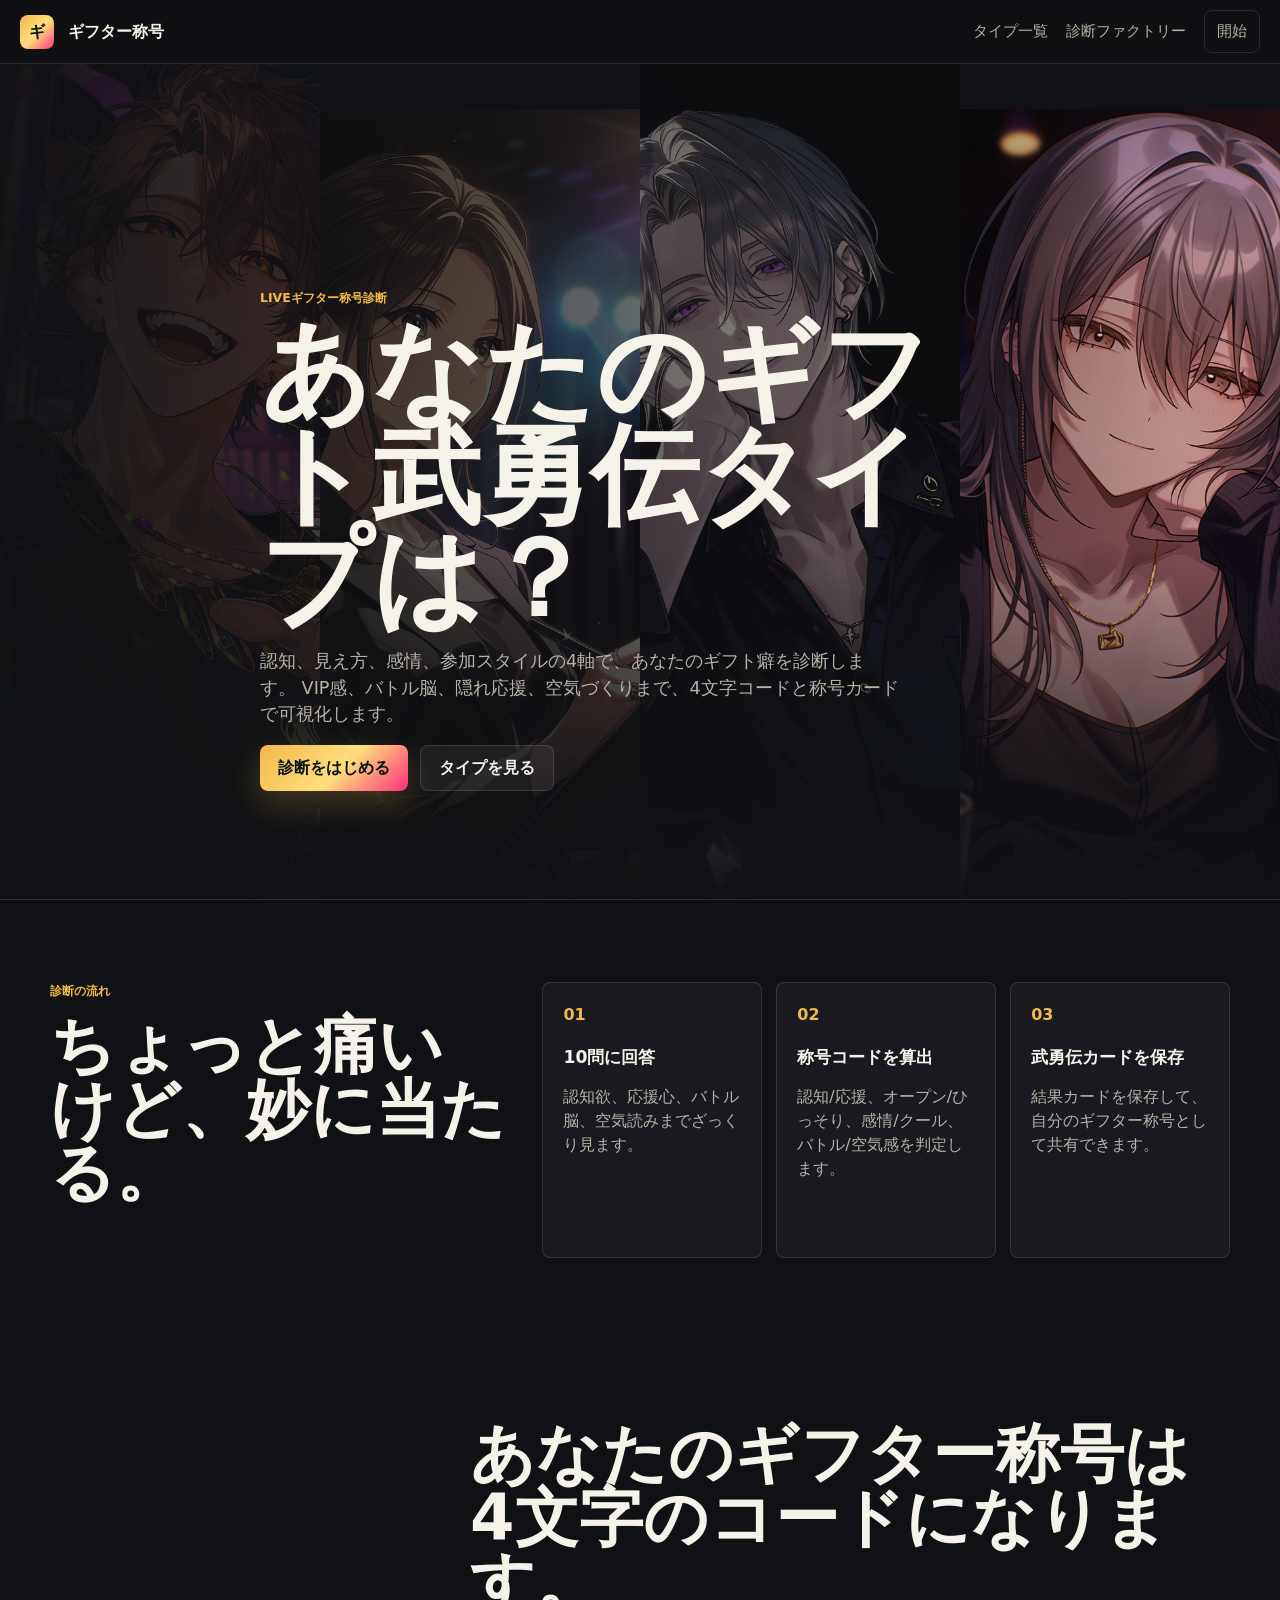
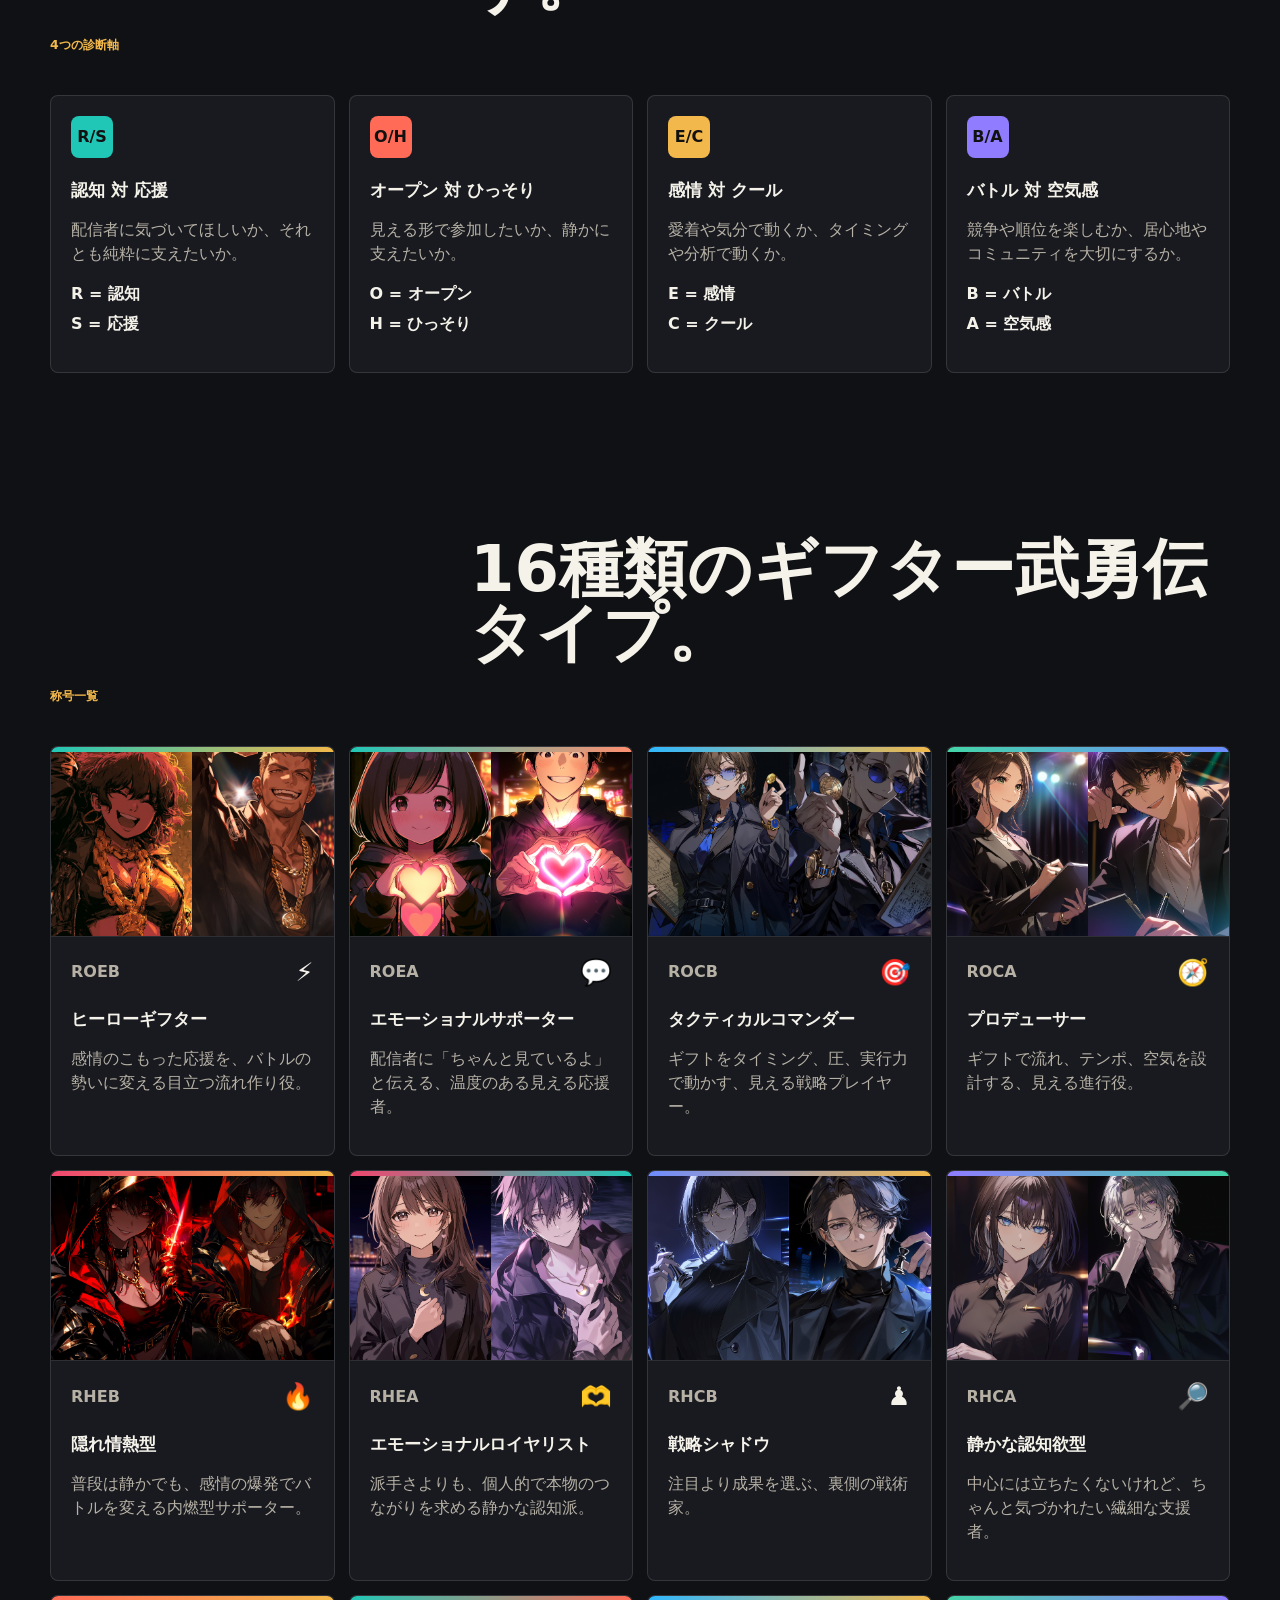
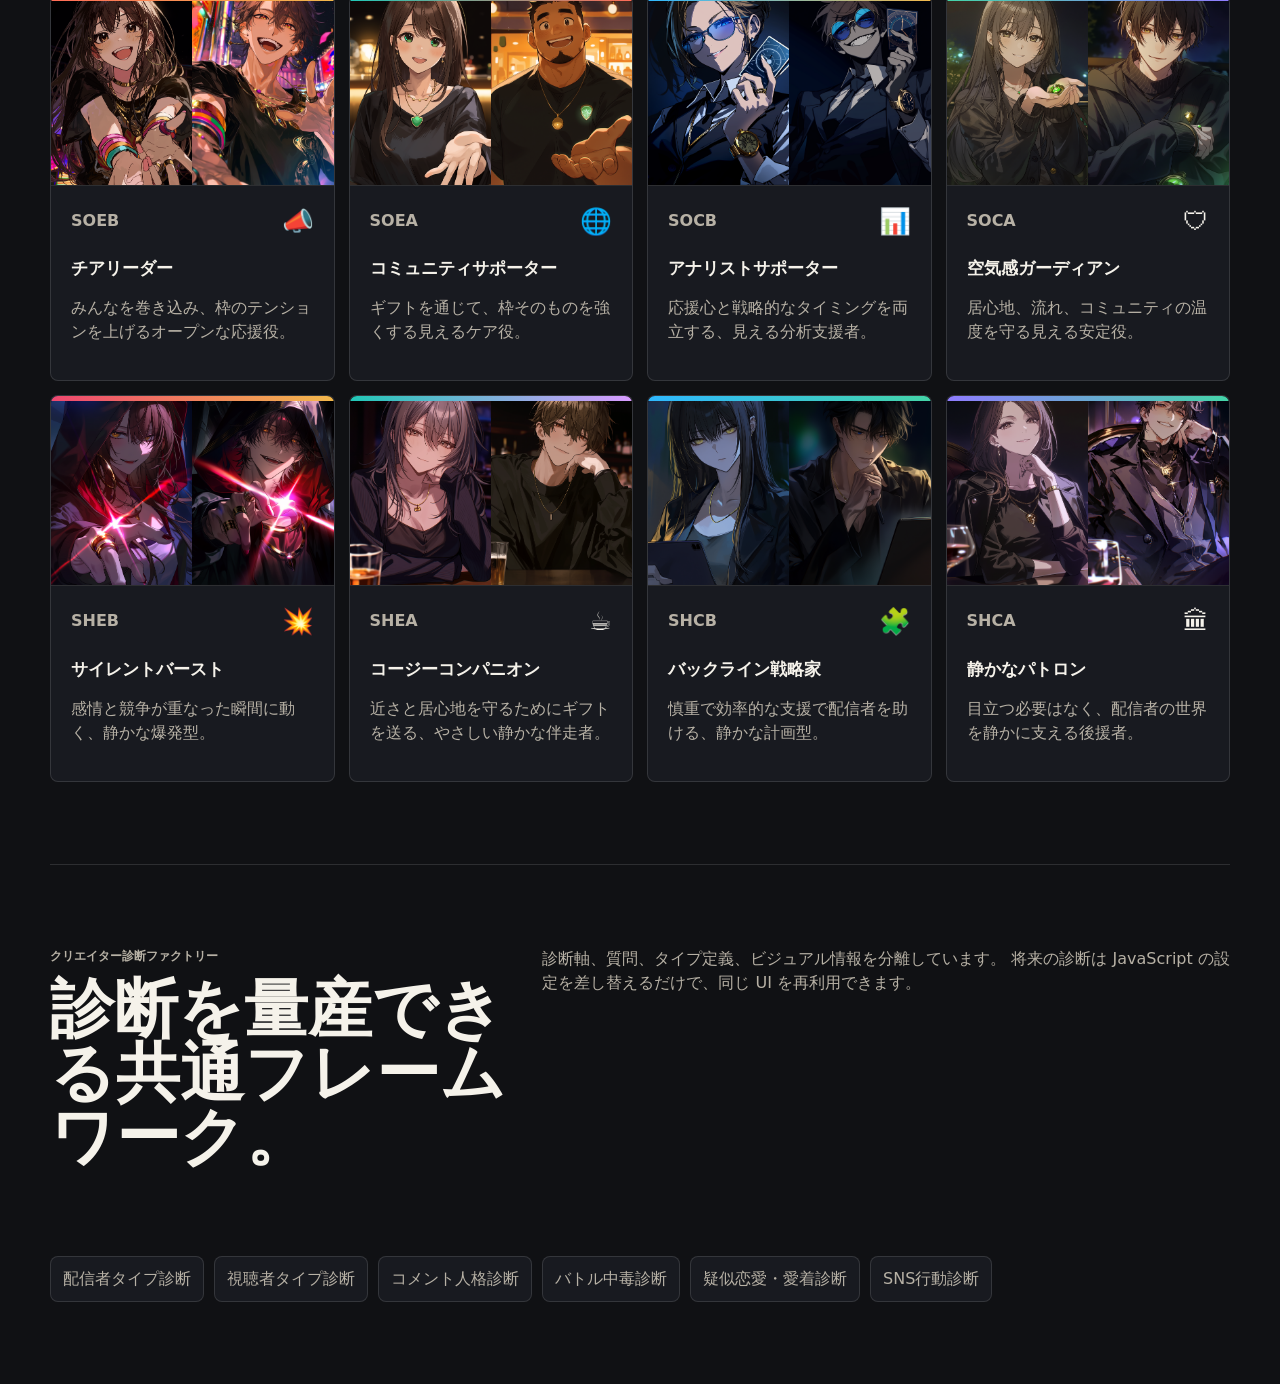
<file: index.html>
<!doctype html>
<html lang="ja">
  <head>
    <meta charset="utf-8" />
    <meta name="viewport" content="width=device-width, initial-scale=1" />
    <title>ギフター称号診断</title>
    <meta
      name="description"
      content="TikTok LIVE などの配信でギフトを送る人向けの、称号・武勇伝・バトル感のあるタイプ診断。"
    />
    <meta property="og:title" content="ギフター称号診断" />
    <meta
      property="og:description"
      content="LIVE ギフター、応援勢、パワーギフター向けの称号診断。"
    />
    <meta property="og:type" content="website" />
    <meta property="og:image" content="assets/gifter-diagnostic-hero.png" />
    <link rel="stylesheet" href="styles.css" />
  </head>
  <body>
    <header class="topbar">
      <a class="brand" href="#home" aria-label="ギフター称号診断 ホーム">
        <span class="brand-mark">ギ</span>
        <span>ギフター称号</span>
      </a>
      <nav class="topnav" aria-label="メインナビゲーション">
        <a href="#types">タイプ一覧</a>
        <a href="#factory">診断ファクトリー</a>
        <button class="nav-cta" type="button" data-start>開始</button>
      </nav>
    </header>

    <main>
      <section class="hero" id="home">
        <div class="hero-media" aria-hidden="true">
          <div class="hero-picture-grid">
            <img src="assets/picture/SOEB男.png" alt="" />
            <img src="assets/picture/ROCA女.png" alt="" />
            <img src="assets/picture/RHCA男.png" alt="" />
            <img src="assets/picture/SHEA女.png" alt="" />
          </div>
        </div>
        <div class="hero-content">
          <p class="eyebrow">LIVEギフター称号診断</p>
          <h1>あなたのギフト武勇伝タイプは？</h1>
          <p class="hero-copy">
            認知、見え方、感情、参加スタイルの4軸で、あなたのギフト癖を診断します。
            VIP感、バトル脳、隠れ応援、空気づくりまで、4文字コードと称号カードで可視化します。
          </p>
          <div class="hero-actions">
            <button class="primary-btn" type="button" data-start>診断をはじめる</button>
            <a class="secondary-btn" href="#types">タイプを見る</a>
          </div>
        </div>
      </section>

      <section class="section intro">
        <div>
          <p class="eyebrow">診断の流れ</p>
          <h2>ちょっと痛いけど、妙に当たる。</h2>
        </div>
        <div class="explain-grid">
          <article>
            <span class="step">01</span>
            <h3>10問に回答</h3>
            <p>認知欲、応援心、バトル脳、空気読みまでざっくり見ます。</p>
          </article>
          <article>
            <span class="step">02</span>
            <h3>称号コードを算出</h3>
            <p>認知/応援、オープン/ひっそり、感情/クール、バトル/空気感を判定します。</p>
          </article>
          <article>
            <span class="step">03</span>
            <h3>武勇伝カードを保存</h3>
            <p>結果カードを保存して、自分のギフター称号として共有できます。</p>
          </article>
        </div>
      </section>

      <section class="section axes" aria-labelledby="axes-title">
        <div class="section-heading">
          <p class="eyebrow">4つの診断軸</p>
          <h2 id="axes-title">あなたのギフター称号は4文字のコードになります。</h2>
        </div>
        <div class="axis-grid" id="axisGrid"></div>
      </section>

      <section class="quiz-panel hidden" id="quiz" aria-live="polite">
        <div class="quiz-shell">
          <div class="quiz-status">
            <span id="questionCounter">1 / 10 問目</span>
            <button class="ghost-btn" type="button" id="resetQuiz">リセット</button>
          </div>
          <div class="progress" aria-hidden="true">
            <span id="progressFill"></span>
          </div>
          <h2 id="questionText"></h2>
          <div class="answer-grid" id="answerGrid"></div>
        </div>
      </section>

      <section class="result hidden" id="result">
        <div class="result-card" id="resultCard">
          <div class="result-art" id="resultArt">
            <img id="resultImage" alt="" />
          </div>
          <div class="result-main">
            <p class="eyebrow">あなたのギフター称号</p>
            <h2><span id="resultCode"></span> <span id="resultName"></span></h2>
            <p id="resultDescription"></p>
            <div class="trait-row" id="traitRow"></div>
          </div>
        </div>

        <div class="result-detail">
          <article>
            <h3>強み</h3>
            <ul id="strengthsList"></ul>
          </article>
          <article>
            <h3>注意点</h3>
            <ul id="weaknessesList"></ul>
          </article>
          <article>
            <h3>ギフト傾向</h3>
            <ul id="tendenciesList"></ul>
          </article>
          <article class="comment-box">
            <h3>パーソナルコメント</h3>
            <p id="personalComment"></p>
          </article>
        </div>

        <div class="share-actions">
          <button class="primary-btn" type="button" id="downloadCard">カードを保存</button>
          <button class="secondary-btn" type="button" id="shareResult">結果を共有</button>
          <button class="ghost-btn" type="button" data-start>もう一度診断</button>
        </div>
        <canvas class="share-canvas" id="shareCanvas" width="1080" height="1620" aria-hidden="true"></canvas>
      </section>

      <section class="section example-types" id="types">
        <div class="section-heading">
          <p class="eyebrow">称号一覧</p>
          <h2>16種類のギフター武勇伝タイプ。</h2>
        </div>
        <div class="type-grid" id="typeGrid"></div>
      </section>

      <section class="section factory" id="factory">
        <div>
          <p class="eyebrow">クリエイター診断ファクトリー</p>
          <h2>診断を量産できる共通フレームワーク。</h2>
        </div>
        <p>
          診断軸、質問、タイプ定義、ビジュアル情報を分離しています。
          将来の診断は JavaScript の設定を差し替えるだけで、同じ UI を再利用できます。
        </p>
        <div class="factory-list">
          <span>配信者タイプ診断</span>
          <span>視聴者タイプ診断</span>
          <span>コメント人格診断</span>
          <span>バトル中毒診断</span>
          <span>疑似恋愛・愛着診断</span>
          <span>SNS行動診断</span>
        </div>
      </section>
    </main>

    <script src="app.js"></script>
  </body>
</html>
</file>
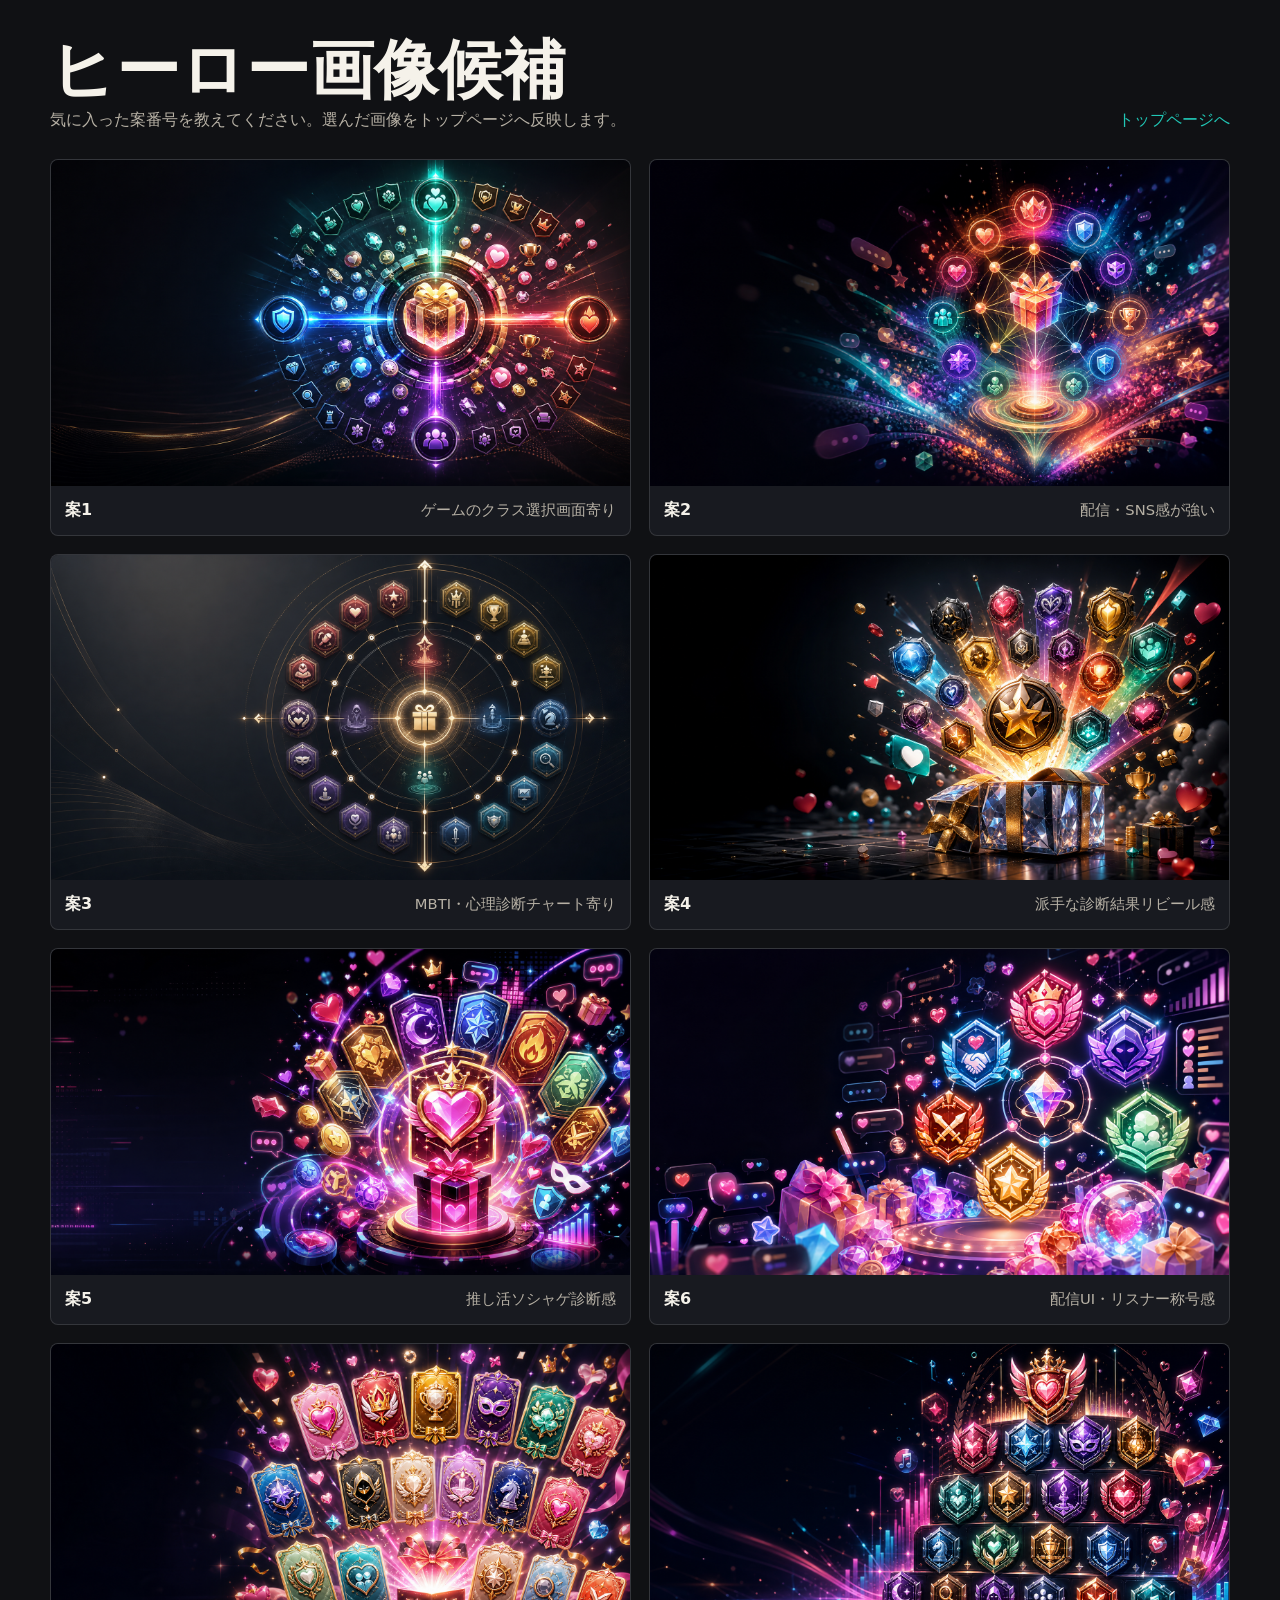
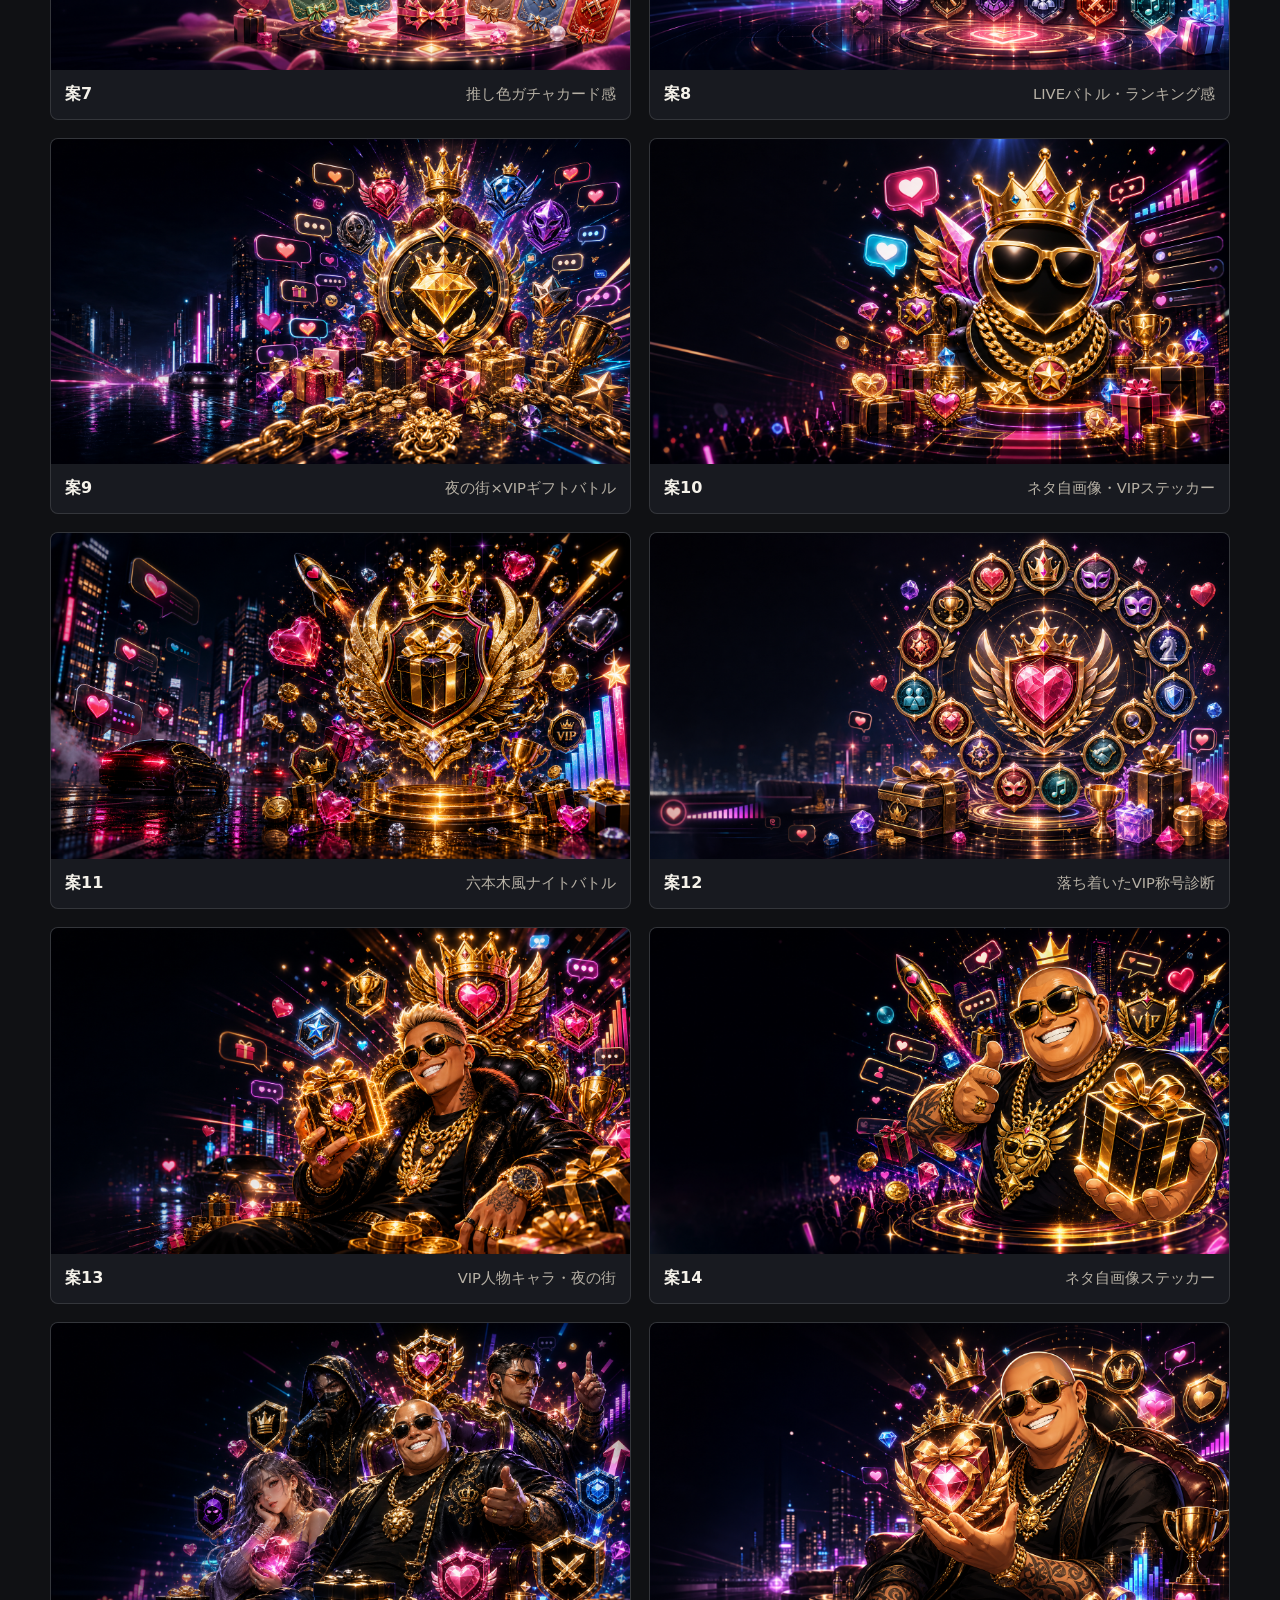
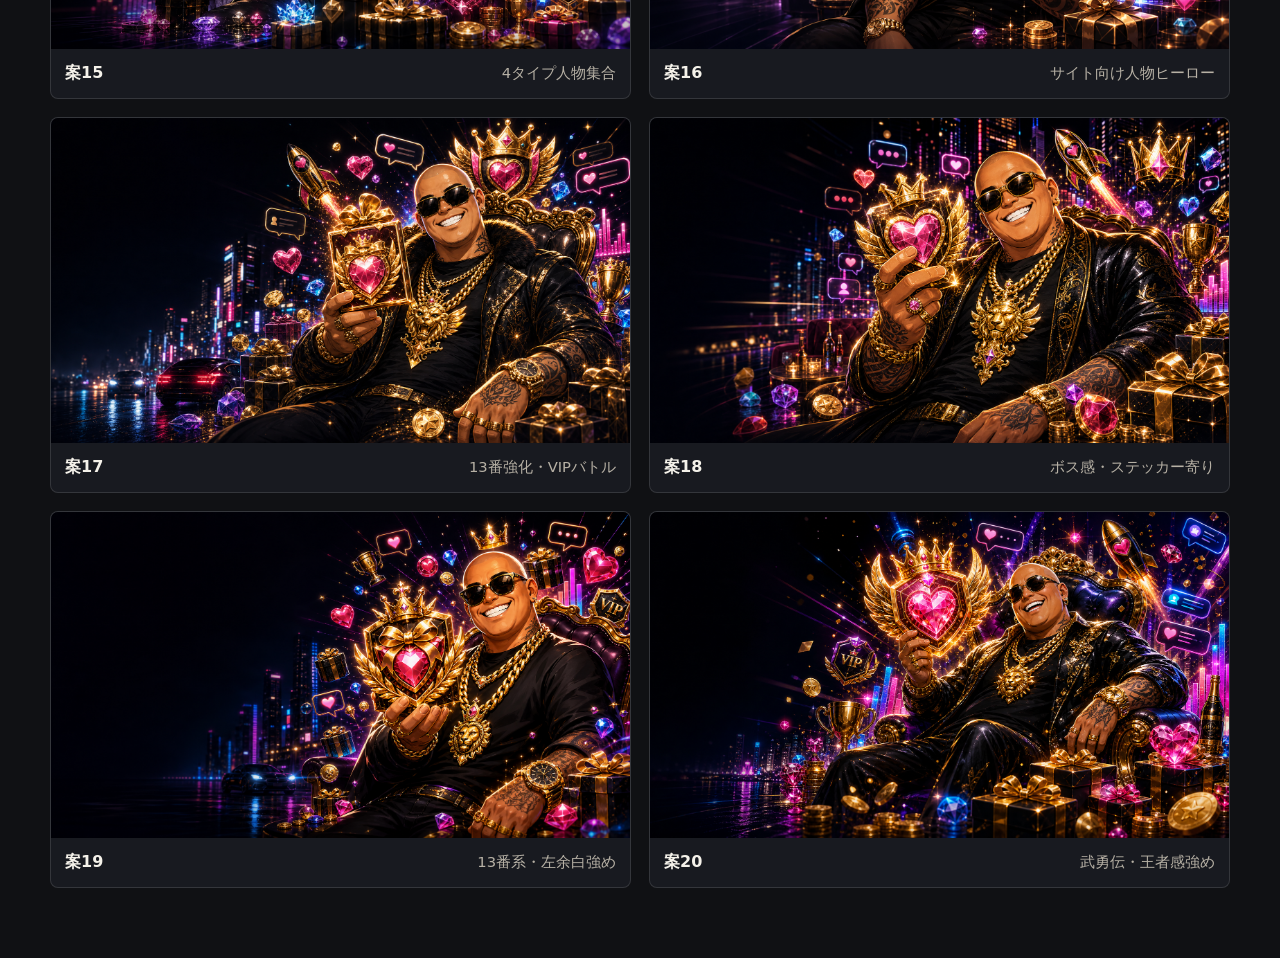
<file: hero-gallery.html>
<!doctype html>
<html lang="ja">
  <head>
    <meta charset="utf-8" />
    <meta name="viewport" content="width=device-width, initial-scale=1" />
    <title>ヒーロー画像候補</title>
    <style>
      :root {
        --bg: #101114;
        --panel: #181a20;
        --text: #f5f2ea;
        --muted: #b7b1a5;
        --line: rgba(255, 255, 255, 0.12);
        --accent: #21c7b6;
      }

      * {
        box-sizing: border-box;
      }

      body {
        margin: 0;
        background: var(--bg);
        color: var(--text);
        font-family:
          Inter, ui-sans-serif, system-ui, -apple-system, BlinkMacSystemFont, "Segoe UI",
          sans-serif;
      }

      main {
        width: min(1180px, calc(100% - 32px));
        margin: 0 auto;
        padding: 38px 0 70px;
      }

      header {
        display: flex;
        align-items: end;
        justify-content: space-between;
        gap: 18px;
        margin-bottom: 28px;
      }

      h1 {
        margin: 0 0 8px;
        font-size: clamp(2rem, 6vw, 4rem);
        line-height: 1;
      }

      p {
        margin: 0;
        color: var(--muted);
      }

      a {
        color: var(--accent);
        text-decoration: none;
      }

      .grid {
        display: grid;
        grid-template-columns: repeat(2, 1fr);
        gap: 18px;
      }

      article {
        overflow: hidden;
        border: 1px solid var(--line);
        border-radius: 8px;
        background: var(--panel);
      }

      img {
        display: block;
        width: 100%;
        aspect-ratio: 16 / 9;
        object-fit: cover;
      }

      .body {
        display: flex;
        align-items: center;
        justify-content: space-between;
        gap: 14px;
        padding: 14px;
      }

      .label {
        font-weight: 900;
      }

      .note {
        color: var(--muted);
        font-size: 0.92rem;
      }

      @media (max-width: 720px) {
        header,
        .grid {
          grid-template-columns: 1fr;
        }

        header {
          display: block;
        }
      }
    </style>
  </head>
  <body>
    <main>
      <header>
        <div>
          <h1>ヒーロー画像候補</h1>
          <p>気に入った案番号を教えてください。選んだ画像をトップページへ反映します。</p>
        </div>
        <a href="/">トップページへ</a>
      </header>

      <section class="grid">
        <article>
          <img src="assets/hero-candidates/hero-candidate-1.png" alt="案1" />
          <div class="body">
            <span class="label">案1</span>
            <span class="note">ゲームのクラス選択画面寄り</span>
          </div>
        </article>
        <article>
          <img src="assets/hero-candidates/hero-candidate-2.png" alt="案2" />
          <div class="body">
            <span class="label">案2</span>
            <span class="note">配信・SNS感が強い</span>
          </div>
        </article>
        <article>
          <img src="assets/hero-candidates/hero-candidate-3.png" alt="案3" />
          <div class="body">
            <span class="label">案3</span>
            <span class="note">MBTI・心理診断チャート寄り</span>
          </div>
        </article>
        <article>
          <img src="assets/hero-candidates/hero-candidate-4.png" alt="案4" />
          <div class="body">
            <span class="label">案4</span>
            <span class="note">派手な診断結果リビール感</span>
          </div>
        </article>
        <article>
          <img src="assets/hero-candidates/hero-candidate-5.png" alt="案5" />
          <div class="body">
            <span class="label">案5</span>
            <span class="note">推し活ソシャゲ診断感</span>
          </div>
        </article>
        <article>
          <img src="assets/hero-candidates/hero-candidate-6.png" alt="案6" />
          <div class="body">
            <span class="label">案6</span>
            <span class="note">配信UI・リスナー称号感</span>
          </div>
        </article>
        <article>
          <img src="assets/hero-candidates/hero-candidate-7.png" alt="案7" />
          <div class="body">
            <span class="label">案7</span>
            <span class="note">推し色ガチャカード感</span>
          </div>
        </article>
        <article>
          <img src="assets/hero-candidates/hero-candidate-8.png" alt="案8" />
          <div class="body">
            <span class="label">案8</span>
            <span class="note">LIVEバトル・ランキング感</span>
          </div>
        </article>
        <article>
          <img src="assets/hero-candidates/hero-candidate-9.png" alt="案9" />
          <div class="body">
            <span class="label">案9</span>
            <span class="note">夜の街×VIPギフトバトル</span>
          </div>
        </article>
        <article>
          <img src="assets/hero-candidates/hero-candidate-10.png" alt="案10" />
          <div class="body">
            <span class="label">案10</span>
            <span class="note">ネタ自画像・VIPステッカー</span>
          </div>
        </article>
        <article>
          <img src="assets/hero-candidates/hero-candidate-11.png" alt="案11" />
          <div class="body">
            <span class="label">案11</span>
            <span class="note">六本木風ナイトバトル</span>
          </div>
        </article>
        <article>
          <img src="assets/hero-candidates/hero-candidate-12.png" alt="案12" />
          <div class="body">
            <span class="label">案12</span>
            <span class="note">落ち着いたVIP称号診断</span>
          </div>
        </article>
        <article>
          <img src="assets/hero-candidates/hero-candidate-13.png" alt="案13" />
          <div class="body">
            <span class="label">案13</span>
            <span class="note">VIP人物キャラ・夜の街</span>
          </div>
        </article>
        <article>
          <img src="assets/hero-candidates/hero-candidate-14.png" alt="案14" />
          <div class="body">
            <span class="label">案14</span>
            <span class="note">ネタ自画像ステッカー</span>
          </div>
        </article>
        <article>
          <img src="assets/hero-candidates/hero-candidate-15.png" alt="案15" />
          <div class="body">
            <span class="label">案15</span>
            <span class="note">4タイプ人物集合</span>
          </div>
        </article>
        <article>
          <img src="assets/hero-candidates/hero-candidate-16.png" alt="案16" />
          <div class="body">
            <span class="label">案16</span>
            <span class="note">サイト向け人物ヒーロー</span>
          </div>
        </article>
        <article>
          <img src="assets/hero-candidates/hero-candidate-17.png" alt="案17" />
          <div class="body">
            <span class="label">案17</span>
            <span class="note">13番強化・VIPバトル</span>
          </div>
        </article>
        <article>
          <img src="assets/hero-candidates/hero-candidate-18.png" alt="案18" />
          <div class="body">
            <span class="label">案18</span>
            <span class="note">ボス感・ステッカー寄り</span>
          </div>
        </article>
        <article>
          <img src="assets/hero-candidates/hero-candidate-19.png" alt="案19" />
          <div class="body">
            <span class="label">案19</span>
            <span class="note">13番系・左余白強め</span>
          </div>
        </article>
        <article>
          <img src="assets/hero-candidates/hero-candidate-20.png" alt="案20" />
          <div class="body">
            <span class="label">案20</span>
            <span class="note">武勇伝・王者感強め</span>
          </div>
        </article>
      </section>
    </main>
  </body>
</html>
</file>
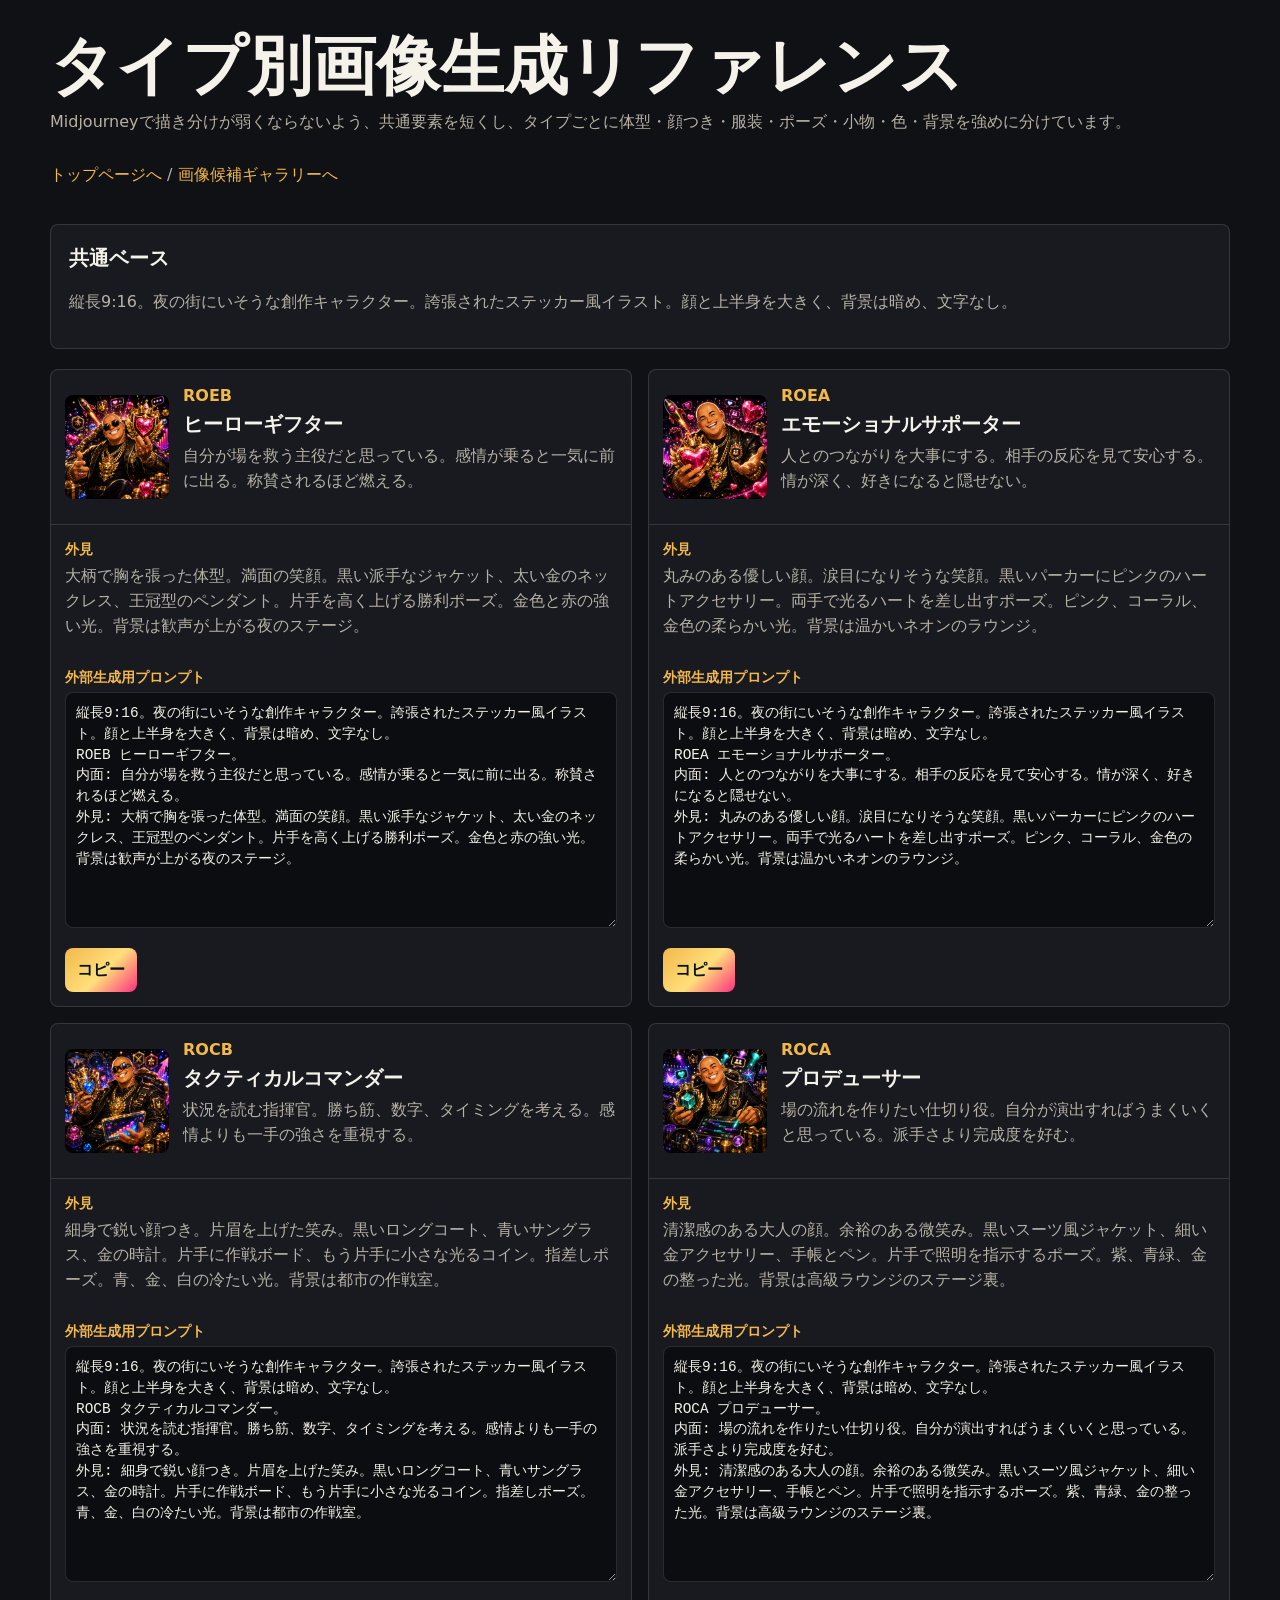
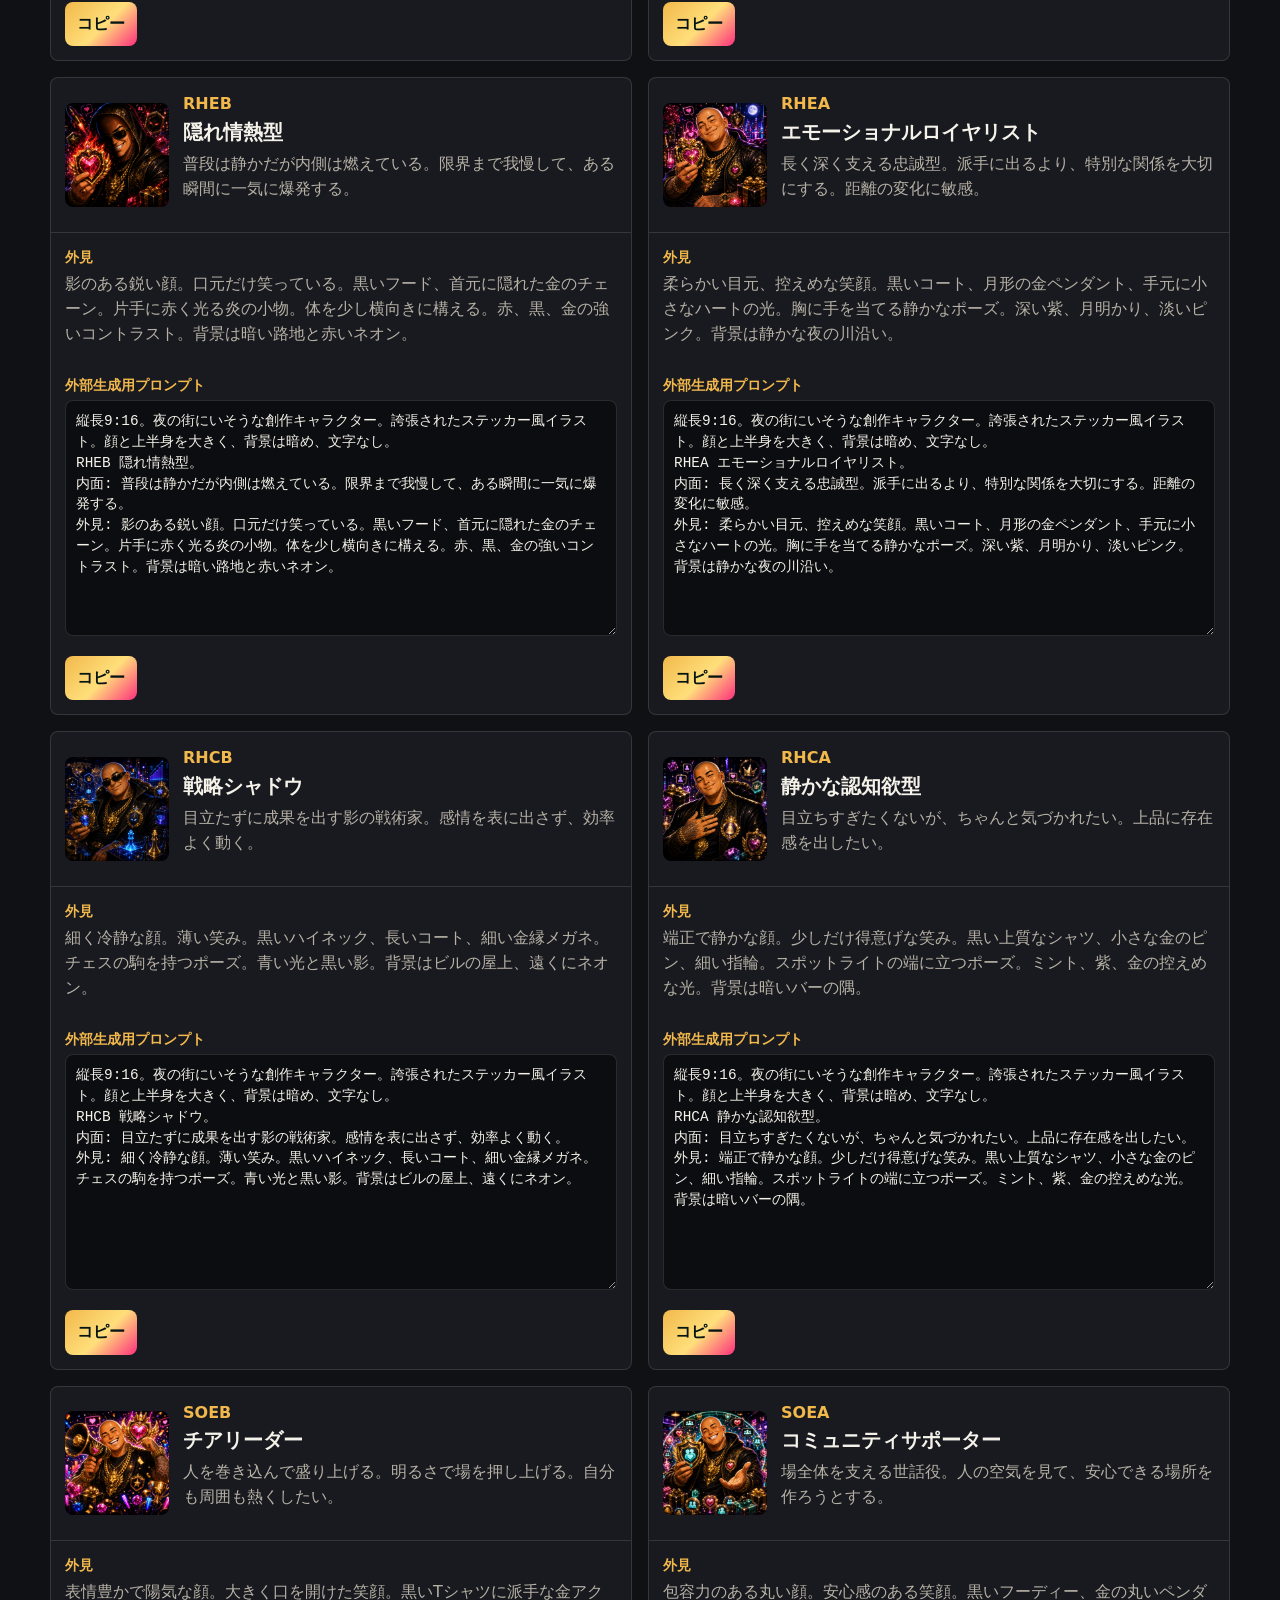
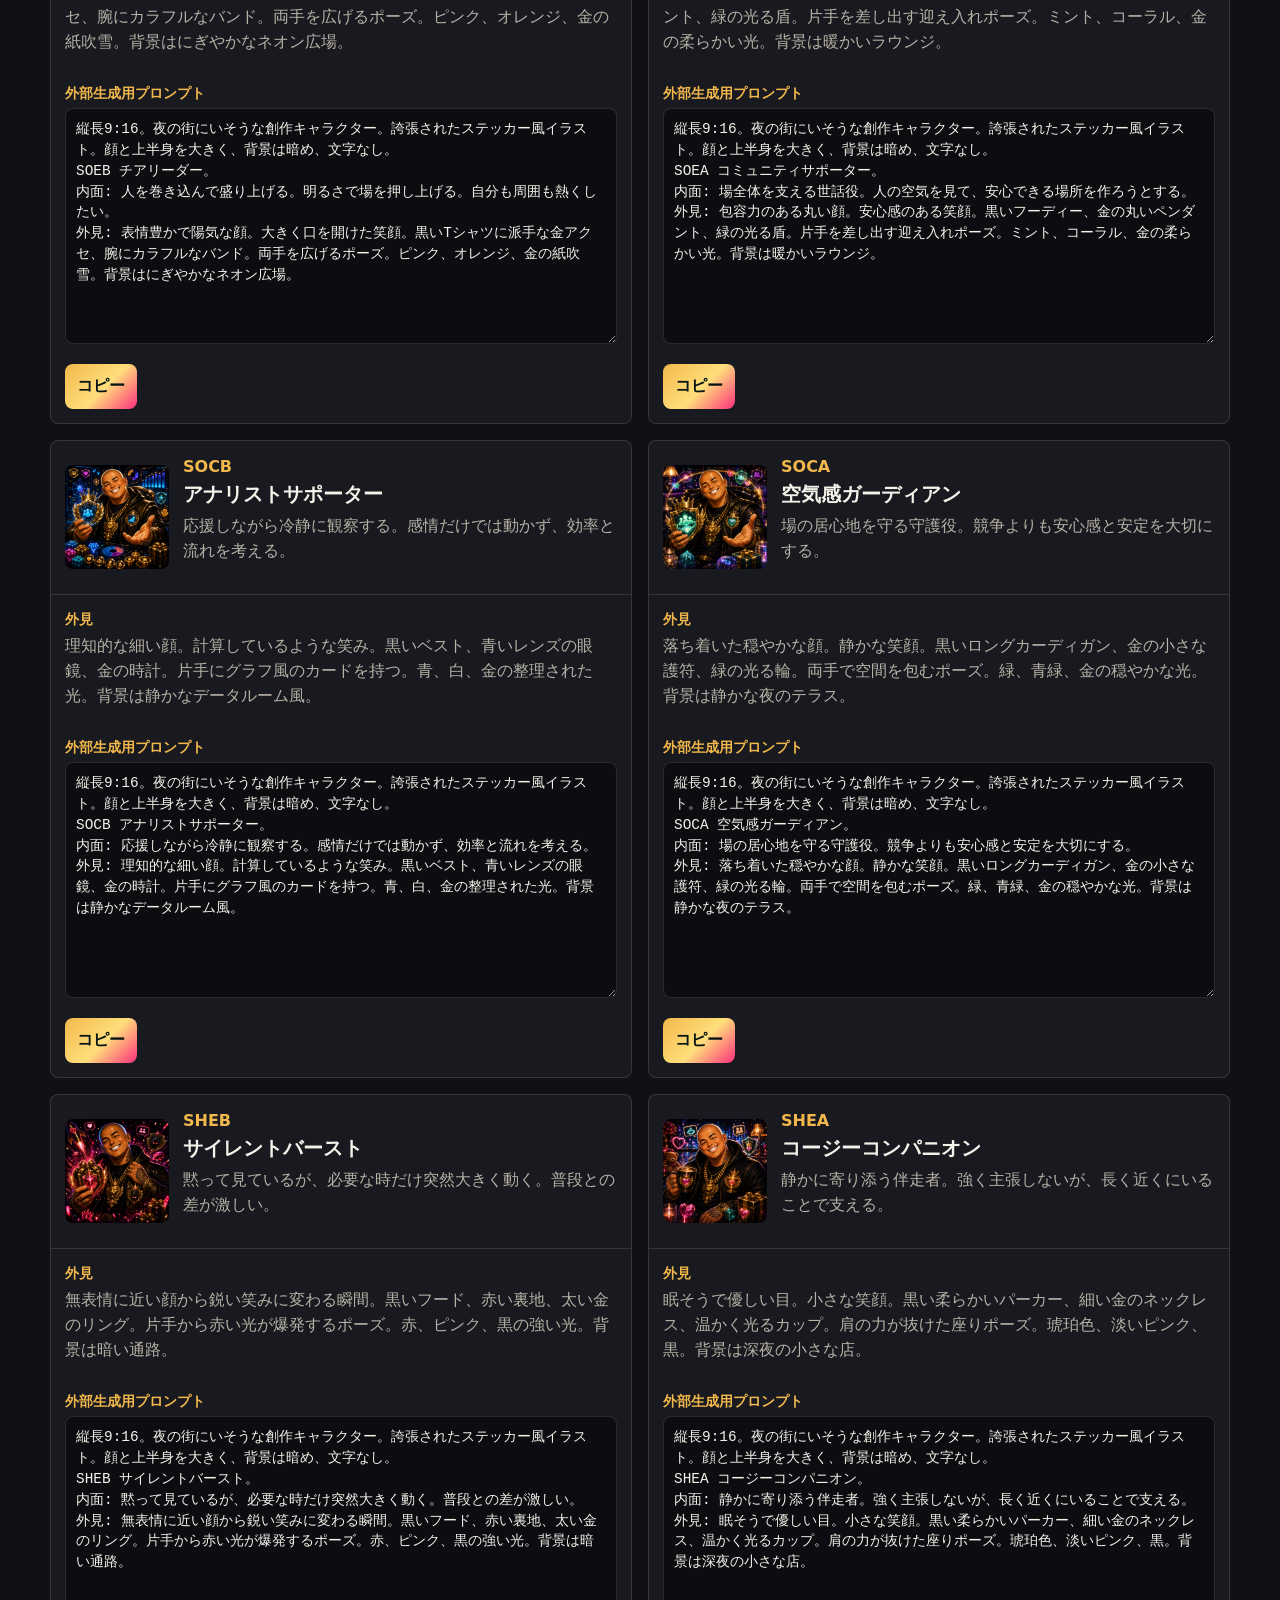
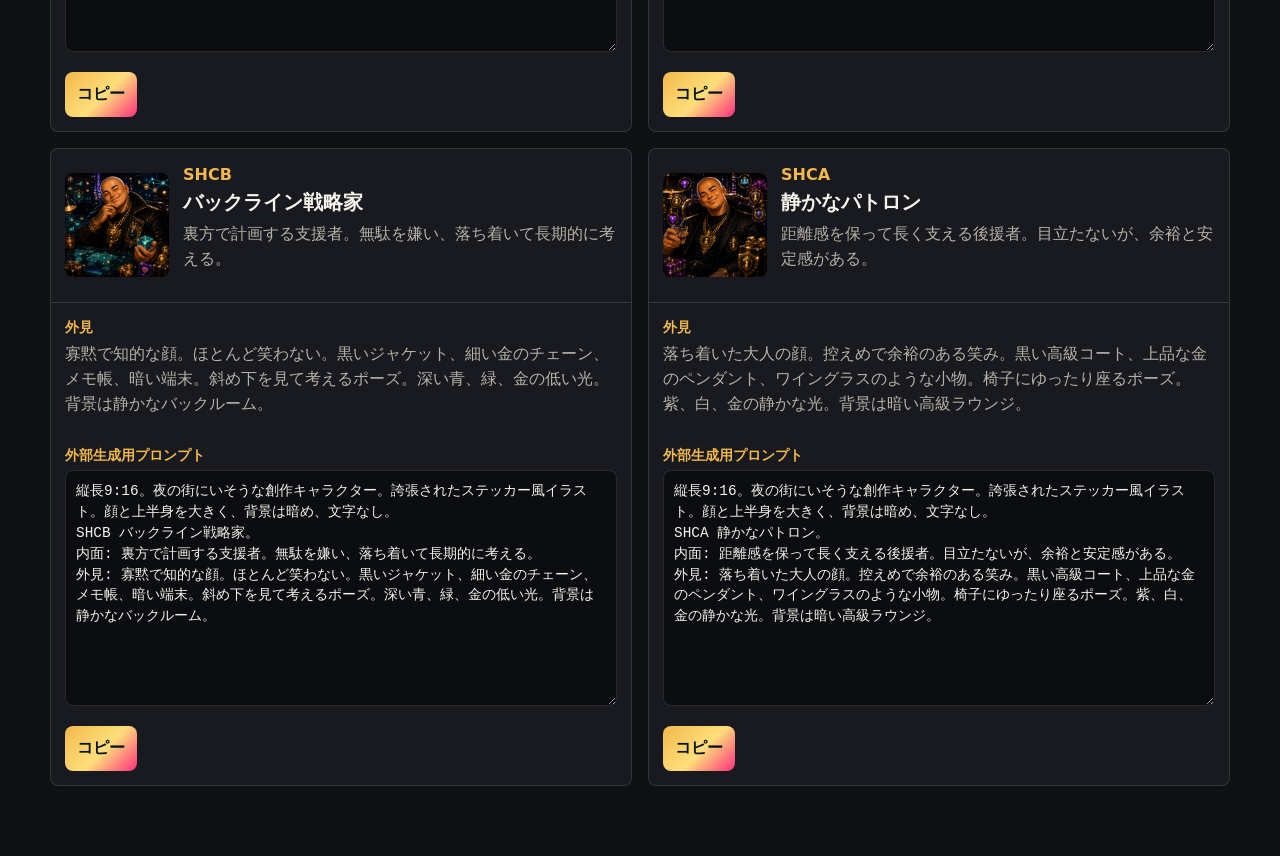
<file: type-reference.html>
<!doctype html>
<html lang="ja">
  <head>
    <meta charset="utf-8" />
    <meta name="viewport" content="width=device-width, initial-scale=1" />
    <title>タイプ別画像生成リファレンス</title>
    <style>
      :root {
        --bg: #101114;
        --panel: #181a20;
        --text: #f5f2ea;
        --muted: #b7b1a5;
        --line: rgba(255, 255, 255, 0.12);
        --gold: #f2b84b;
        --pink: #ff2f7d;
      }

      * {
        box-sizing: border-box;
      }

      body {
        margin: 0;
        background: var(--bg);
        color: var(--text);
        font-family:
          Inter, ui-sans-serif, system-ui, -apple-system, BlinkMacSystemFont, "Segoe UI",
          sans-serif;
        line-height: 1.55;
      }

      main {
        width: min(1180px, calc(100% - 32px));
        margin: 0 auto;
        padding: 34px 0 70px;
      }

      header,
      .base-prompt {
        display: grid;
        gap: 12px;
        margin-bottom: 20px;
      }

      h1 {
        margin: 0;
        font-size: clamp(2rem, 6vw, 4rem);
        line-height: 1;
      }

      h2,
      h3,
      p {
        margin-top: 0;
      }

      p {
        color: var(--muted);
      }

      a {
        color: var(--gold);
        text-decoration: none;
      }

      .base-prompt,
      article {
        border: 1px solid var(--line);
        border-radius: 8px;
        background: var(--panel);
      }

      .base-prompt {
        padding: 18px;
      }

      .grid {
        display: grid;
        grid-template-columns: repeat(2, 1fr);
        gap: 16px;
      }

      article {
        overflow: hidden;
      }

      .top {
        display: grid;
        grid-template-columns: 104px 1fr;
        gap: 14px;
        align-items: center;
        padding: 14px;
        border-bottom: 1px solid var(--line);
      }

      img {
        width: 104px;
        height: 104px;
        border-radius: 8px;
        object-fit: cover;
      }

      h2 {
        margin-bottom: 4px;
        font-size: 1.25rem;
      }

      .code {
        color: var(--gold);
        font-weight: 900;
      }

      .body {
        display: grid;
        gap: 12px;
        padding: 14px;
      }

      h3 {
        margin-bottom: 4px;
        color: var(--gold);
        font-size: 0.86rem;
      }

      textarea {
        width: 100%;
        min-height: 236px;
        resize: vertical;
        border: 1px solid var(--line);
        border-radius: 8px;
        padding: 10px;
        background: #0c0d10;
        color: var(--text);
        font: 0.9rem/1.45 ui-monospace, SFMono-Regular, Consolas, "Liberation Mono", monospace;
      }

      button {
        width: fit-content;
        border: 0;
        border-radius: 8px;
        background: linear-gradient(135deg, var(--gold), #ffdf7b 54%, var(--pink));
        color: #071414;
        padding: 10px 12px;
        font: inherit;
        font-weight: 900;
        cursor: pointer;
      }

      @media (max-width: 820px) {
        .grid {
          grid-template-columns: 1fr;
        }
      }
    </style>
  </head>
  <body>
    <main>
      <header>
        <h1>タイプ別画像生成リファレンス</h1>
        <p>
          Midjourneyで描き分けが弱くならないよう、共通要素を短くし、タイプごとに体型・顔つき・服装・ポーズ・小物・色・背景を強めに分けています。
        </p>
        <p><a href="/">トップページへ</a> / <a href="/hero-gallery.html">画像候補ギャラリーへ</a></p>
      </header>

      <section class="base-prompt">
        <h2>共通ベース</h2>
        <p>
          縦長9:16。夜の街にいそうな創作キャラクター。誇張されたステッカー風イラスト。顔と上半身を大きく、背景は暗め、文字なし。
        </p>
      </section>

      <section class="grid" id="grid"></section>
    </main>

    <script>
      const base =
        "縦長9:16。夜の街にいそうな創作キャラクター。誇張されたステッカー風イラスト。顔と上半身を大きく、背景は暗め、文字なし。";

      const types = [
        {
          code: "ROEB",
          name: "ヒーローギフター",
          inner: "自分が場を救う主役だと思っている。感情が乗ると一気に前に出る。称賛されるほど燃える。",
          outer: "大柄で胸を張った体型。満面の笑顔。黒い派手なジャケット、太い金のネックレス、王冠型のペンダント。片手を高く上げる勝利ポーズ。金色と赤の強い光。背景は歓声が上がる夜のステージ。"
        },
        {
          code: "ROEA",
          name: "エモーショナルサポーター",
          inner: "人とのつながりを大事にする。相手の反応を見て安心する。情が深く、好きになると隠せない。",
          outer: "丸みのある優しい顔。涙目になりそうな笑顔。黒いパーカーにピンクのハートアクセサリー。両手で光るハートを差し出すポーズ。ピンク、コーラル、金色の柔らかい光。背景は温かいネオンのラウンジ。"
        },
        {
          code: "ROCB",
          name: "タクティカルコマンダー",
          inner: "状況を読む指揮官。勝ち筋、数字、タイミングを考える。感情よりも一手の強さを重視する。",
          outer: "細身で鋭い顔つき。片眉を上げた笑み。黒いロングコート、青いサングラス、金の時計。片手に作戦ボード、もう片手に小さな光るコイン。指差しポーズ。青、金、白の冷たい光。背景は都市の作戦室。"
        },
        {
          code: "ROCA",
          name: "プロデューサー",
          inner: "場の流れを作りたい仕切り役。自分が演出すればうまくいくと思っている。派手さより完成度を好む。",
          outer: "清潔感のある大人の顔。余裕のある微笑み。黒いスーツ風ジャケット、細い金アクセサリー、手帳とペン。片手で照明を指示するポーズ。紫、青緑、金の整った光。背景は高級ラウンジのステージ裏。"
        },
        {
          code: "RHEB",
          name: "隠れ情熱型",
          inner: "普段は静かだが内側は燃えている。限界まで我慢して、ある瞬間に一気に爆発する。",
          outer: "影のある鋭い顔。口元だけ笑っている。黒いフード、首元に隠れた金のチェーン。片手に赤く光る炎の小物。体を少し横向きに構える。赤、黒、金の強いコントラスト。背景は暗い路地と赤いネオン。"
        },
        {
          code: "RHEA",
          name: "エモーショナルロイヤリスト",
          inner: "長く深く支える忠誠型。派手に出るより、特別な関係を大切にする。距離の変化に敏感。",
          outer: "柔らかい目元、控えめな笑顔。黒いコート、月形の金ペンダント、手元に小さなハートの光。胸に手を当てる静かなポーズ。深い紫、月明かり、淡いピンク。背景は静かな夜の川沿い。"
        },
        {
          code: "RHCB",
          name: "戦略シャドウ",
          inner: "目立たずに成果を出す影の戦術家。感情を表に出さず、効率よく動く。",
          outer: "細く冷静な顔。薄い笑み。黒いハイネック、長いコート、細い金縁メガネ。チェスの駒を持つポーズ。青い光と黒い影。背景はビルの屋上、遠くにネオン。"
        },
        {
          code: "RHCA",
          name: "静かな認知欲型",
          inner: "目立ちすぎたくないが、ちゃんと気づかれたい。上品に存在感を出したい。",
          outer: "端正で静かな顔。少しだけ得意げな笑み。黒い上質なシャツ、小さな金のピン、細い指輪。スポットライトの端に立つポーズ。ミント、紫、金の控えめな光。背景は暗いバーの隅。"
        },
        {
          code: "SOEB",
          name: "チアリーダー",
          inner: "人を巻き込んで盛り上げる。明るさで場を押し上げる。自分も周囲も熱くしたい。",
          outer: "表情豊かで陽気な顔。大きく口を開けた笑顔。黒いTシャツに派手な金アクセ、腕にカラフルなバンド。両手を広げるポーズ。ピンク、オレンジ、金の紙吹雪。背景はにぎやかなネオン広場。"
        },
        {
          code: "SOEA",
          name: "コミュニティサポーター",
          inner: "場全体を支える世話役。人の空気を見て、安心できる場所を作ろうとする。",
          outer: "包容力のある丸い顔。安心感のある笑顔。黒いフーディー、金の丸いペンダント、緑の光る盾。片手を差し出す迎え入れポーズ。ミント、コーラル、金の柔らかい光。背景は暖かいラウンジ。"
        },
        {
          code: "SOCB",
          name: "アナリストサポーター",
          inner: "応援しながら冷静に観察する。感情だけでは動かず、効率と流れを考える。",
          outer: "理知的な細い顔。計算しているような笑み。黒いベスト、青いレンズの眼鏡、金の時計。片手にグラフ風のカードを持つ。青、白、金の整理された光。背景は静かなデータルーム風。"
        },
        {
          code: "SOCA",
          name: "空気感ガーディアン",
          inner: "場の居心地を守る守護役。競争よりも安心感と安定を大切にする。",
          outer: "落ち着いた穏やかな顔。静かな笑顔。黒いロングカーディガン、金の小さな護符、緑の光る輪。両手で空間を包むポーズ。緑、青緑、金の穏やかな光。背景は静かな夜のテラス。"
        },
        {
          code: "SHEB",
          name: "サイレントバースト",
          inner: "黙って見ているが、必要な時だけ突然大きく動く。普段との差が激しい。",
          outer: "無表情に近い顔から鋭い笑みに変わる瞬間。黒いフード、赤い裏地、太い金のリング。片手から赤い光が爆発するポーズ。赤、ピンク、黒の強い光。背景は暗い通路。"
        },
        {
          code: "SHEA",
          name: "コージーコンパニオン",
          inner: "静かに寄り添う伴走者。強く主張しないが、長く近くにいることで支える。",
          outer: "眠そうで優しい目。小さな笑顔。黒い柔らかいパーカー、細い金のネックレス、温かく光るカップ。肩の力が抜けた座りポーズ。琥珀色、淡いピンク、黒。背景は深夜の小さな店。"
        },
        {
          code: "SHCB",
          name: "バックライン戦略家",
          inner: "裏方で計画する支援者。無駄を嫌い、落ち着いて長期的に考える。",
          outer: "寡黙で知的な顔。ほとんど笑わない。黒いジャケット、細い金のチェーン、メモ帳、暗い端末。斜め下を見て考えるポーズ。深い青、緑、金の低い光。背景は静かなバックルーム。"
        },
        {
          code: "SHCA",
          name: "静かなパトロン",
          inner: "距離感を保って長く支える後援者。目立たないが、余裕と安定感がある。",
          outer: "落ち着いた大人の顔。控えめで余裕のある笑み。黒い高級コート、上品な金のペンダント、ワイングラスのような小物。椅子にゆったり座るポーズ。紫、白、金の静かな光。背景は暗い高級ラウンジ。"
        }
      ];

      const grid = document.querySelector("#grid");

      grid.innerHTML = types
        .map((type) => {
          const prompt = `${base}\n${type.code} ${type.name}。\n内面: ${type.inner}\n外見: ${type.outer}`;
          return `
            <article>
              <div class="top">
                <img src="assets/types/${type.code}.png" alt="${type.code} ${type.name}" loading="lazy" />
                <div>
                  <div class="code">${type.code}</div>
                  <h2>${type.name}</h2>
                  <p>${type.inner}</p>
                </div>
              </div>
              <div class="body">
                <div>
                  <h3>外見</h3>
                  <p>${type.outer}</p>
                </div>
                <div>
                  <h3>外部生成用プロンプト</h3>
                  <textarea readonly>${prompt}</textarea>
                </div>
                <button type="button" data-copy>コピー</button>
              </div>
            </article>
          `;
        })
        .join("");

      document.querySelectorAll("[data-copy]").forEach((button) => {
        button.addEventListener("click", async () => {
          const textarea = button.closest("article").querySelector("textarea");
          await navigator.clipboard.writeText(textarea.value);
          const previous = button.textContent;
          button.textContent = "コピーしました";
          setTimeout(() => {
            button.textContent = previous;
          }, 1400);
        });
      });
    </script>
  </body>
</html>
</file>
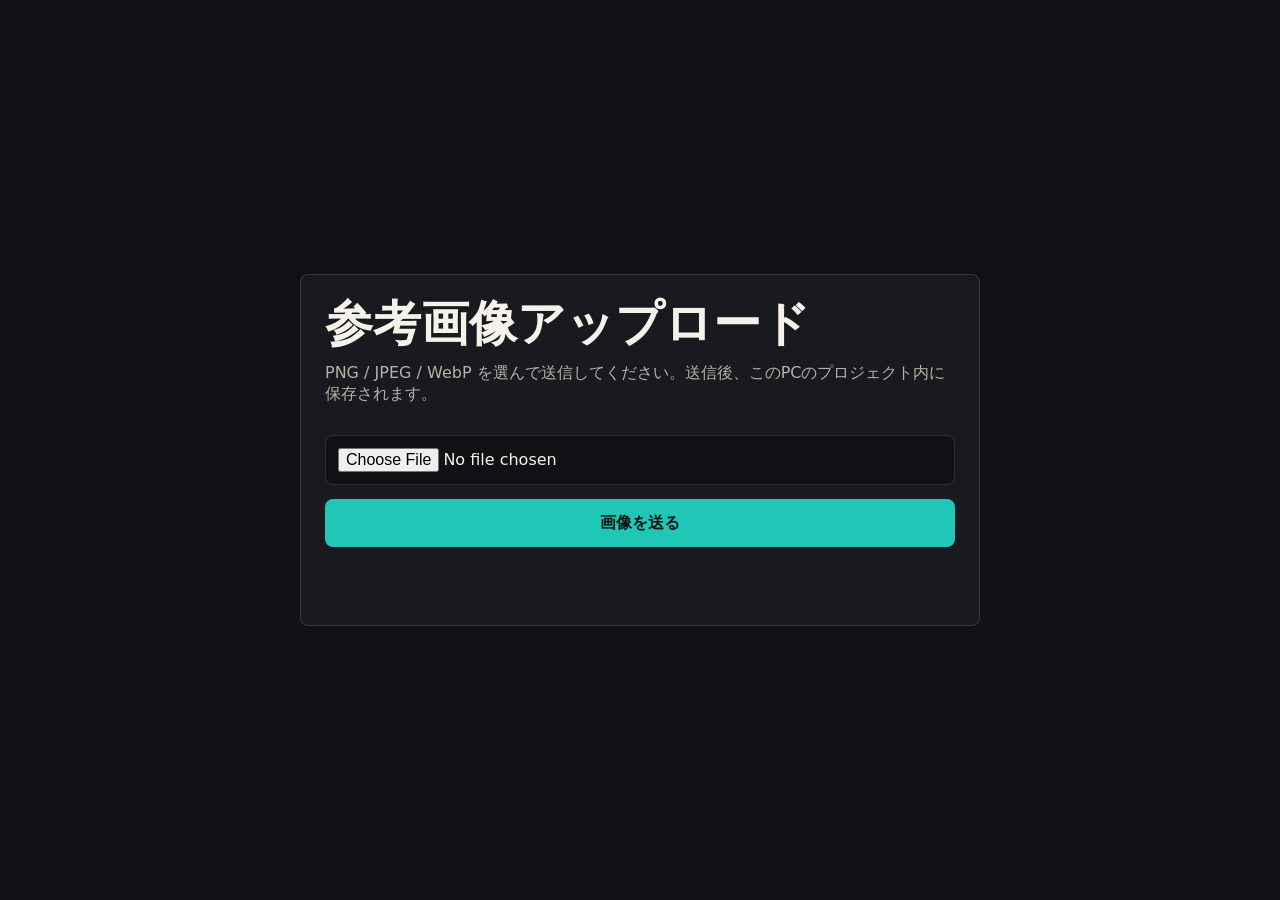
<file: upload.html>
<!doctype html>
<html lang="ja">
  <head>
    <meta charset="utf-8" />
    <meta name="viewport" content="width=device-width, initial-scale=1" />
    <title>参考画像アップロード</title>
    <style>
      :root {
        --bg: #101114;
        --panel: #181a20;
        --text: #f5f2ea;
        --muted: #b7b1a5;
        --line: rgba(255, 255, 255, 0.12);
        --accent: #21c7b6;
      }

      * {
        box-sizing: border-box;
      }

      body {
        display: grid;
        min-height: 100vh;
        margin: 0;
        place-items: center;
        background: var(--bg);
        color: var(--text);
        font-family:
          Inter, ui-sans-serif, system-ui, -apple-system, BlinkMacSystemFont, "Segoe UI",
          sans-serif;
      }

      main {
        width: min(680px, calc(100% - 28px));
        border: 1px solid var(--line);
        border-radius: 8px;
        background: var(--panel);
        padding: 24px;
      }

      h1 {
        margin: 0 0 10px;
        font-size: clamp(1.8rem, 7vw, 3rem);
        line-height: 1;
      }

      p {
        color: var(--muted);
      }

      input,
      button {
        width: 100%;
        min-height: 48px;
        margin-top: 14px;
        font: inherit;
      }

      input {
        border: 1px solid var(--line);
        border-radius: 8px;
        padding: 12px;
        background: #101114;
        color: var(--text);
      }

      button {
        border: 0;
        border-radius: 8px;
        background: var(--accent);
        color: #071414;
        font-weight: 900;
      }

      img {
        display: none;
        width: 100%;
        margin-top: 16px;
        border-radius: 8px;
      }

      .status {
        min-height: 24px;
        margin-top: 14px;
        color: var(--accent);
        overflow-wrap: anywhere;
      }
    </style>
  </head>
  <body>
    <main>
      <h1>参考画像アップロード</h1>
      <p>PNG / JPEG / WebP を選んで送信してください。送信後、このPCのプロジェクト内に保存されます。</p>
      <input id="file" type="file" accept="image/png,image/jpeg,image/webp" />
      <button id="upload" type="button">画像を送る</button>
      <p class="status" id="status"></p>
      <img id="preview" alt="選択した画像のプレビュー" />
    </main>

    <script>
      const fileInput = document.querySelector("#file");
      const button = document.querySelector("#upload");
      const status = document.querySelector("#status");
      const preview = document.querySelector("#preview");
      let selectedDataUrl = "";

      fileInput.addEventListener("change", () => {
        const file = fileInput.files[0];
        if (!file) return;

        const reader = new FileReader();
        reader.addEventListener("load", () => {
          selectedDataUrl = reader.result;
          preview.src = selectedDataUrl;
          preview.style.display = "block";
          status.textContent = `${file.name} を選択しました。`;
        });
        reader.readAsDataURL(file);
      });

      button.addEventListener("click", async () => {
        const file = fileInput.files[0];
        if (!file || !selectedDataUrl) {
          status.textContent = "先に画像を選択してください。";
          return;
        }

        status.textContent = "送信中...";
        const response = await fetch("/upload", {
          method: "POST",
          headers: { "Content-Type": "application/json" },
          body: JSON.stringify({ name: file.name, dataUrl: selectedDataUrl })
        });
        const result = await response.json();
        status.textContent = response.ok
          ? `保存しました: ${result.file}`
          : result.error || "アップロードに失敗しました。";
      });
    </script>
  </body>
</html>
</file>
<file: styles.css>
:root {
  --bg: #101114;
  --panel: #181a20;
  --panel-2: #20232b;
  --text: #f5f2ea;
  --muted: #b7b1a5;
  --line: rgba(255, 255, 255, 0.12);
  --accent: #f2b84b;
  --accent-2: #ff2f7d;
  --gold: #f2b84b;
  --radius: 8px;
  --shadow: 0 24px 80px rgba(0, 0, 0, 0.38);
}

* {
  box-sizing: border-box;
}

html {
  scroll-behavior: smooth;
}

body {
  margin: 0;
  background: var(--bg);
  color: var(--text);
  font-family:
    Inter, ui-sans-serif, system-ui, -apple-system, BlinkMacSystemFont, "Segoe UI",
    sans-serif;
  line-height: 1.5;
}

button,
a {
  font: inherit;
}

a {
  color: inherit;
  text-decoration: none;
}

.topbar {
  position: sticky;
  top: 0;
  z-index: 20;
  display: flex;
  align-items: center;
  justify-content: space-between;
  min-height: 64px;
  padding: 0 20px;
  border-bottom: 1px solid var(--line);
  background: rgba(16, 17, 20, 0.88);
  backdrop-filter: blur(18px);
}

.brand,
.topnav {
  display: flex;
  align-items: center;
  gap: 14px;
}

.brand {
  font-weight: 800;
}

.brand-mark {
  display: grid;
  width: 34px;
  height: 34px;
  place-items: center;
  border-radius: 8px;
  background: linear-gradient(135deg, var(--gold), #ffdf7b 52%, #ff2f7d);
  color: #071414;
}

.topnav a,
.nav-cta,
.ghost-btn {
  color: var(--muted);
}

.topnav {
  gap: 18px;
  font-size: 0.94rem;
}

button {
  cursor: pointer;
  border: 0;
}

.nav-cta,
.ghost-btn {
  border: 1px solid var(--line);
  border-radius: var(--radius);
  background: transparent;
  padding: 9px 12px;
}

.hero {
  position: relative;
  display: grid;
  min-height: calc(100vh - 64px);
  align-items: end;
  overflow: hidden;
  border-bottom: 1px solid var(--line);
}

.hero-media {
  position: absolute;
  inset: 0;
}

.hero-media::after {
  position: absolute;
  inset: 0;
  content: "";
  background:
    linear-gradient(90deg, rgba(16, 17, 20, 0.98), rgba(16, 17, 20, 0.65) 48%, rgba(16, 17, 20, 0.1)),
    linear-gradient(0deg, var(--bg), rgba(16, 17, 20, 0) 42%);
}

.hero-picture-grid {
  display: grid;
  height: 100%;
  grid-template-columns: repeat(4, 1fr);
  gap: 0;
}

.hero-picture-grid img {
  width: 100%;
  height: 100%;
  min-width: 0;
  object-fit: cover;
}

.hero-picture-grid img:nth-child(even) {
  transform: translateY(5vh);
}

.hero-content {
  position: relative;
  width: min(760px, calc(100% - 40px));
  margin: 0 auto;
  padding: 92px 0 12vh;
}

.eyebrow {
  margin: 0 0 12px;
  color: var(--accent);
  font-size: 0.78rem;
  font-weight: 800;
  letter-spacing: 0;
  text-transform: uppercase;
}

h1,
h2,
h3,
p {
  margin-top: 0;
}

h1 {
  max-width: 720px;
  margin-bottom: 18px;
  font-size: clamp(3rem, 9vw, 6.8rem);
  line-height: 0.95;
  letter-spacing: 0;
}

h2 {
  font-size: clamp(2rem, 5vw, 4.2rem);
  line-height: 1;
  letter-spacing: 0;
}

h3 {
  font-size: 1.08rem;
  line-height: 1.2;
}

.hero-copy {
  max-width: 640px;
  color: var(--muted);
  font-size: 1.1rem;
}

.hero-actions,
.share-actions {
  display: flex;
  flex-wrap: wrap;
  gap: 12px;
  align-items: center;
}

.primary-btn,
.secondary-btn {
  display: inline-flex;
  min-height: 46px;
  align-items: center;
  justify-content: center;
  border-radius: var(--radius);
  padding: 0 18px;
  font-weight: 800;
}

.primary-btn {
  background: linear-gradient(135deg, var(--gold), #ffdf7b 54%, #ff2f7d);
  color: #071414;
  box-shadow: 0 12px 34px rgba(242, 184, 75, 0.24);
}

.secondary-btn {
  border: 1px solid var(--line);
  background: rgba(255, 255, 255, 0.06);
  color: var(--text);
}

.section {
  width: min(1180px, calc(100% - 40px));
  margin: 0 auto;
  padding: 82px 0;
}

.intro,
.factory {
  display: grid;
  grid-template-columns: minmax(0, 0.8fr) minmax(0, 1.2fr);
  gap: 34px;
}

.explain-grid,
.axis-grid,
.type-grid,
.result-detail {
  display: grid;
  gap: 14px;
}

.explain-grid {
  grid-template-columns: repeat(3, 1fr);
}

.explain-grid article,
.axis-card,
.type-card,
.result-detail article,
.factory-list span {
  border: 1px solid var(--line);
  border-radius: var(--radius);
  background: var(--panel);
}

.explain-grid article,
.axis-card,
.type-card,
.result-detail article {
  padding: 20px;
}

.step {
  display: inline-block;
  margin-bottom: 20px;
  color: var(--gold);
  font-weight: 900;
}

.explain-grid p,
.axis-card p,
.type-card p,
.factory p,
.result-detail p,
.result-detail li {
  color: var(--muted);
}

.section-heading {
  display: flex;
  align-items: end;
  justify-content: space-between;
  gap: 24px;
  margin-bottom: 28px;
}

.section-heading h2 {
  max-width: 760px;
}

.axis-grid {
  grid-template-columns: repeat(4, 1fr);
}

.axis-card {
  min-height: 220px;
}

.axis-card strong {
  display: block;
  margin-bottom: 6px;
  color: var(--text);
}

.axis-code {
  display: inline-grid;
  width: 42px;
  height: 42px;
  place-items: center;
  margin-bottom: 22px;
  border-radius: var(--radius);
  color: #111;
  font-weight: 900;
}

.quiz-panel {
  padding: 56px 20px 82px;
  background:
    radial-gradient(circle at 92% 8%, rgba(255, 47, 125, 0.2), transparent 34%),
    #f4f0e7;
  color: #151515;
}

.quiz-shell {
  width: min(820px, 100%);
  margin: 0 auto;
}

.quiz-status {
  display: flex;
  align-items: center;
  justify-content: space-between;
  gap: 16px;
  margin-bottom: 14px;
}

.progress {
  height: 10px;
  margin-bottom: 28px;
  overflow: hidden;
  border-radius: 999px;
  background: rgba(0, 0, 0, 0.12);
}

.progress span {
  display: block;
  width: 0%;
  height: 100%;
  border-radius: inherit;
  background: linear-gradient(90deg, #ff2f7d, #f2b84b);
  transition: width 180ms ease;
}

#questionText {
  margin-bottom: 24px;
  color: #111;
  font-size: clamp(1.7rem, 4vw, 3rem);
}

.answer-grid {
  display: grid;
  gap: 12px;
}

.answer-option {
  display: grid;
  grid-template-columns: auto 1fr;
  gap: 14px;
  width: 100%;
  padding: 18px;
  border: 1px solid rgba(0, 0, 0, 0.12);
  border-radius: var(--radius);
  background: #fff;
  color: #161616;
  text-align: left;
}

.answer-option span {
  display: grid;
  width: 30px;
  height: 30px;
  place-items: center;
  border-radius: 50%;
  background: linear-gradient(135deg, #14161b, #2b1a05);
  color: white;
  font-size: 0.85rem;
  font-weight: 900;
}

.result {
  width: min(1180px, calc(100% - 40px));
  margin: 0 auto;
  padding: 82px 0;
}

.result-card {
  display: grid;
  grid-template-columns: minmax(220px, 0.42fr) minmax(0, 1fr);
  overflow: hidden;
  border: 1px solid var(--line);
  border-radius: var(--radius);
  background: var(--panel);
  box-shadow: var(--shadow);
}

.result-art {
  display: grid;
  min-height: 340px;
  place-items: center;
  background:
    radial-gradient(circle at 25% 20%, rgba(255, 255, 255, 0.34), transparent 26%),
    linear-gradient(135deg, var(--type-a), var(--type-b));
}

.result-art img {
  width: min(100%, 420px);
  height: auto;
  max-height: 520px;
  object-fit: contain;
  filter: drop-shadow(0 18px 28px rgba(0, 0, 0, 0.32));
}

.result-main {
  padding: clamp(24px, 5vw, 54px);
}

.result-main h2 {
  margin-bottom: 18px;
}

.trait-row {
  display: flex;
  flex-wrap: wrap;
  gap: 8px;
  margin-top: 24px;
}

.trait-row span {
  border: 1px solid var(--line);
  border-radius: 999px;
  padding: 7px 10px;
  color: var(--muted);
  font-size: 0.86rem;
}

.result-detail {
  grid-template-columns: repeat(4, 1fr);
  margin-top: 16px;
}

.result-detail ul {
  margin: 0;
  padding-left: 18px;
}

.comment-box {
  grid-column: 1 / -1;
  background:
    linear-gradient(135deg, rgba(242, 184, 75, 0.18), rgba(255, 47, 125, 0.12)),
    #181a20;
  color: var(--text);
}

.comment-box h3 {
  color: #f5f2ea;
}

.comment-box p {
  max-width: 980px;
  color: #f5f2ea;
  font-size: 1.08rem;
  font-weight: 650;
  line-height: 1.8;
}

.share-actions {
  margin-top: 18px;
}

.share-canvas {
  display: none;
}

.type-grid {
  grid-template-columns: repeat(4, 1fr);
}

.type-card {
  position: relative;
  min-height: 178px;
  overflow: hidden;
  padding-top: 0;
}

.type-card::before {
  position: absolute;
  inset: 0 0 auto;
  height: 5px;
  content: "";
  background: linear-gradient(90deg, var(--type-a), var(--type-b));
}

.type-top {
  display: flex;
  align-items: center;
  justify-content: space-between;
  gap: 12px;
  margin-bottom: 18px;
}

.type-image-pair {
  display: grid;
  grid-template-columns: repeat(2, 1fr);
  width: calc(100% + 40px);
  height: 210px;
  margin: -20px -20px 16px;
  overflow: hidden;
  border-bottom: 1px solid var(--line);
  background: #101114;
}

.type-image {
  display: block;
  width: 100%;
  height: 100%;
  min-width: 0;
  object-fit: cover;
  object-position: center top;
}

.type-code {
  color: var(--muted);
  font-weight: 900;
}

.type-icon {
  font-size: 1.6rem;
}

.factory {
  align-items: start;
  border-top: 1px solid var(--line);
}

.factory-list {
  display: flex;
  flex-wrap: wrap;
  grid-column: 1 / -1;
  gap: 10px;
}

.factory-list span {
  padding: 10px 12px;
  color: var(--muted);
}

.hidden {
  display: none !important;
}

@media (max-width: 900px) {
  .topnav a {
    display: none;
  }

  .hero-media::after {
    background:
      linear-gradient(0deg, var(--bg), rgba(16, 17, 20, 0.45) 48%, rgba(16, 17, 20, 0.18)),
      rgba(16, 17, 20, 0.18);
  }

  .hero-picture-grid {
    grid-template-columns: repeat(2, 1fr);
  }

  .hero-picture-grid img:nth-child(even) {
    transform: none;
  }

  .hero-content {
    padding-bottom: 9vh;
  }

  .intro,
  .factory,
  .result-card {
    grid-template-columns: 1fr;
  }

  .explain-grid,
  .axis-grid,
  .type-grid,
  .result-detail {
    grid-template-columns: repeat(2, 1fr);
  }
}

@media (max-width: 620px) {
  .topbar {
    padding: 0 14px;
  }

  .brand span:last-child {
    display: none;
  }

  .section,
  .result {
    width: min(100% - 28px, 1180px);
    padding: 58px 0;
  }

  .explain-grid,
  .axis-grid,
  .type-grid,
  .result-detail {
    grid-template-columns: 1fr;
  }

  .hero-content {
    width: min(100% - 28px, 760px);
  }

  .hero-actions,
  .share-actions {
    align-items: stretch;
    flex-direction: column;
  }

  .primary-btn,
  .secondary-btn,
  .ghost-btn {
    width: 100%;
  }

  .result-art {
    min-height: 320px;
    padding: 18px 12px;
  }

  .result-art img {
    max-height: 360px;
  }

  .result-main {
    padding: 24px 18px;
  }

  .result-main h2 {
    font-size: clamp(1.8rem, 11vw, 3rem);
  }

  .trait-row span {
    font-size: 0.8rem;
  }

  .type-image-pair {
    height: 260px;
  }
}
</file>
